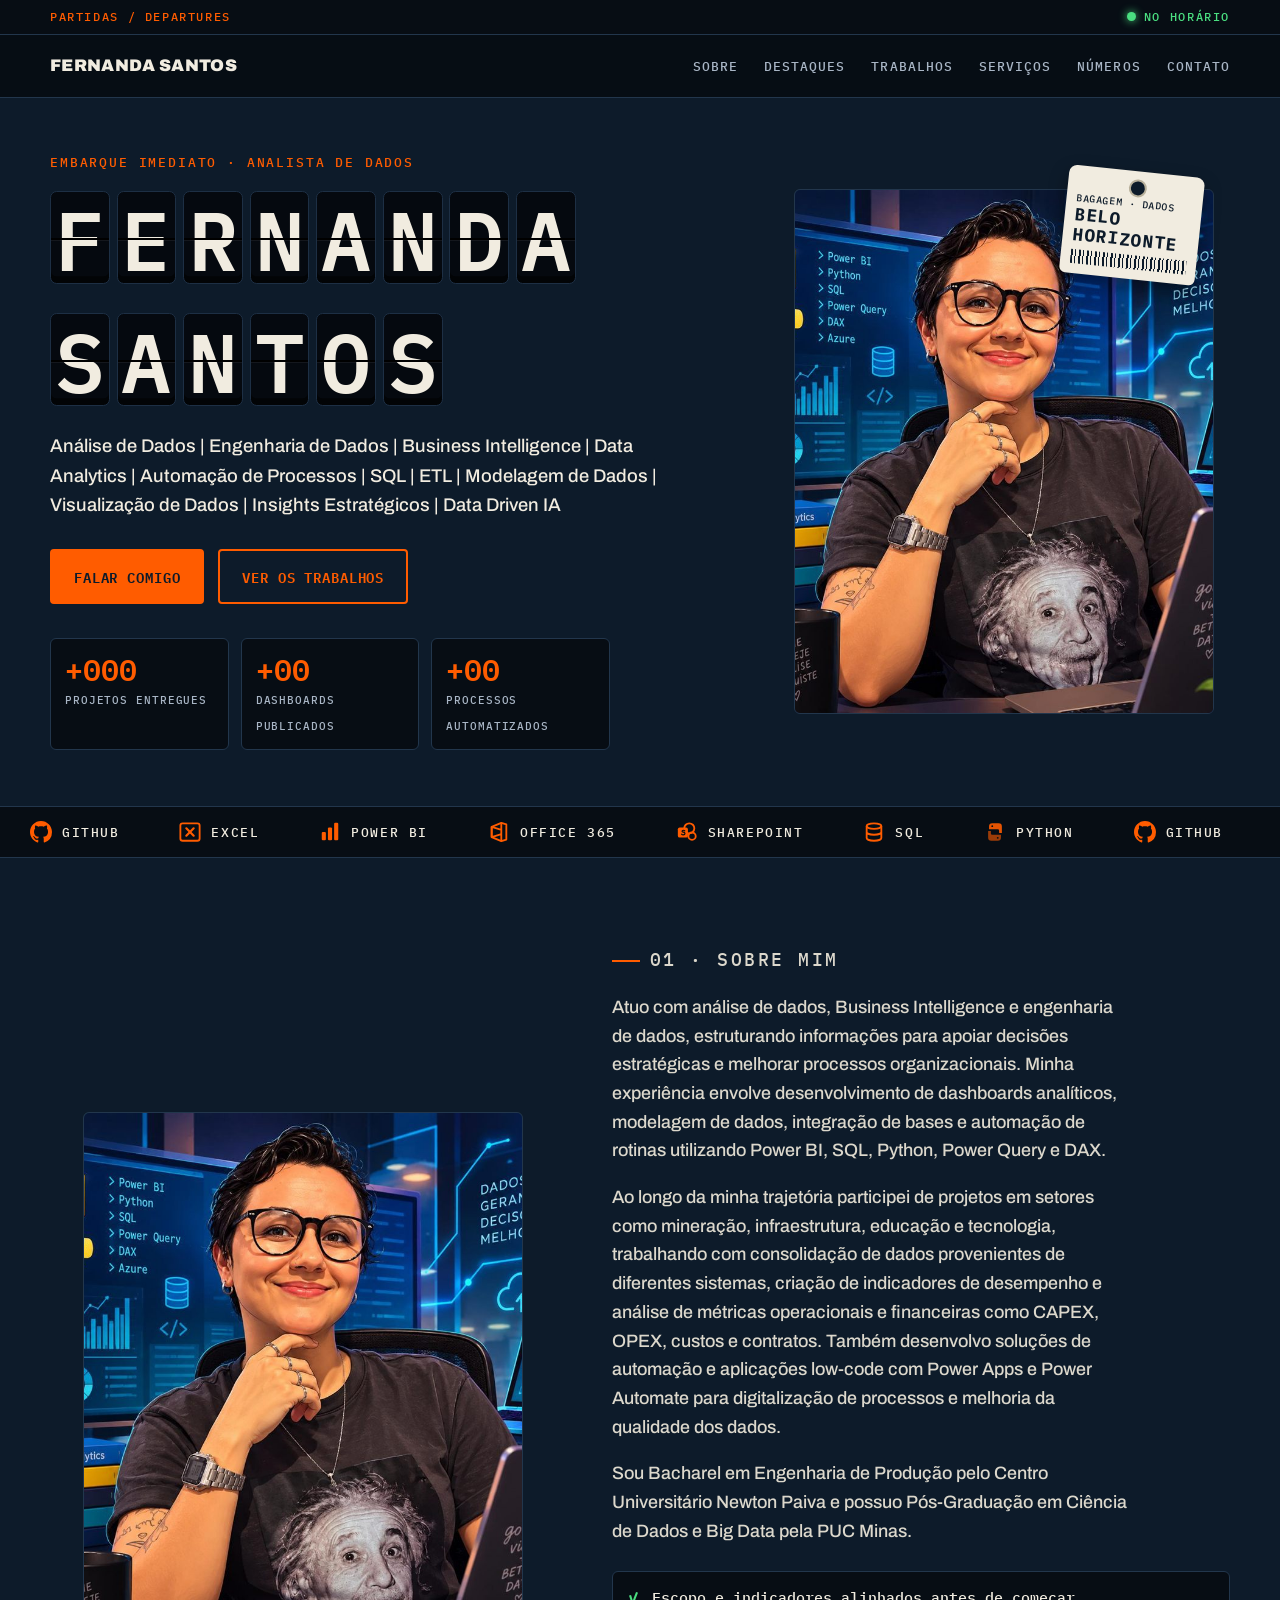
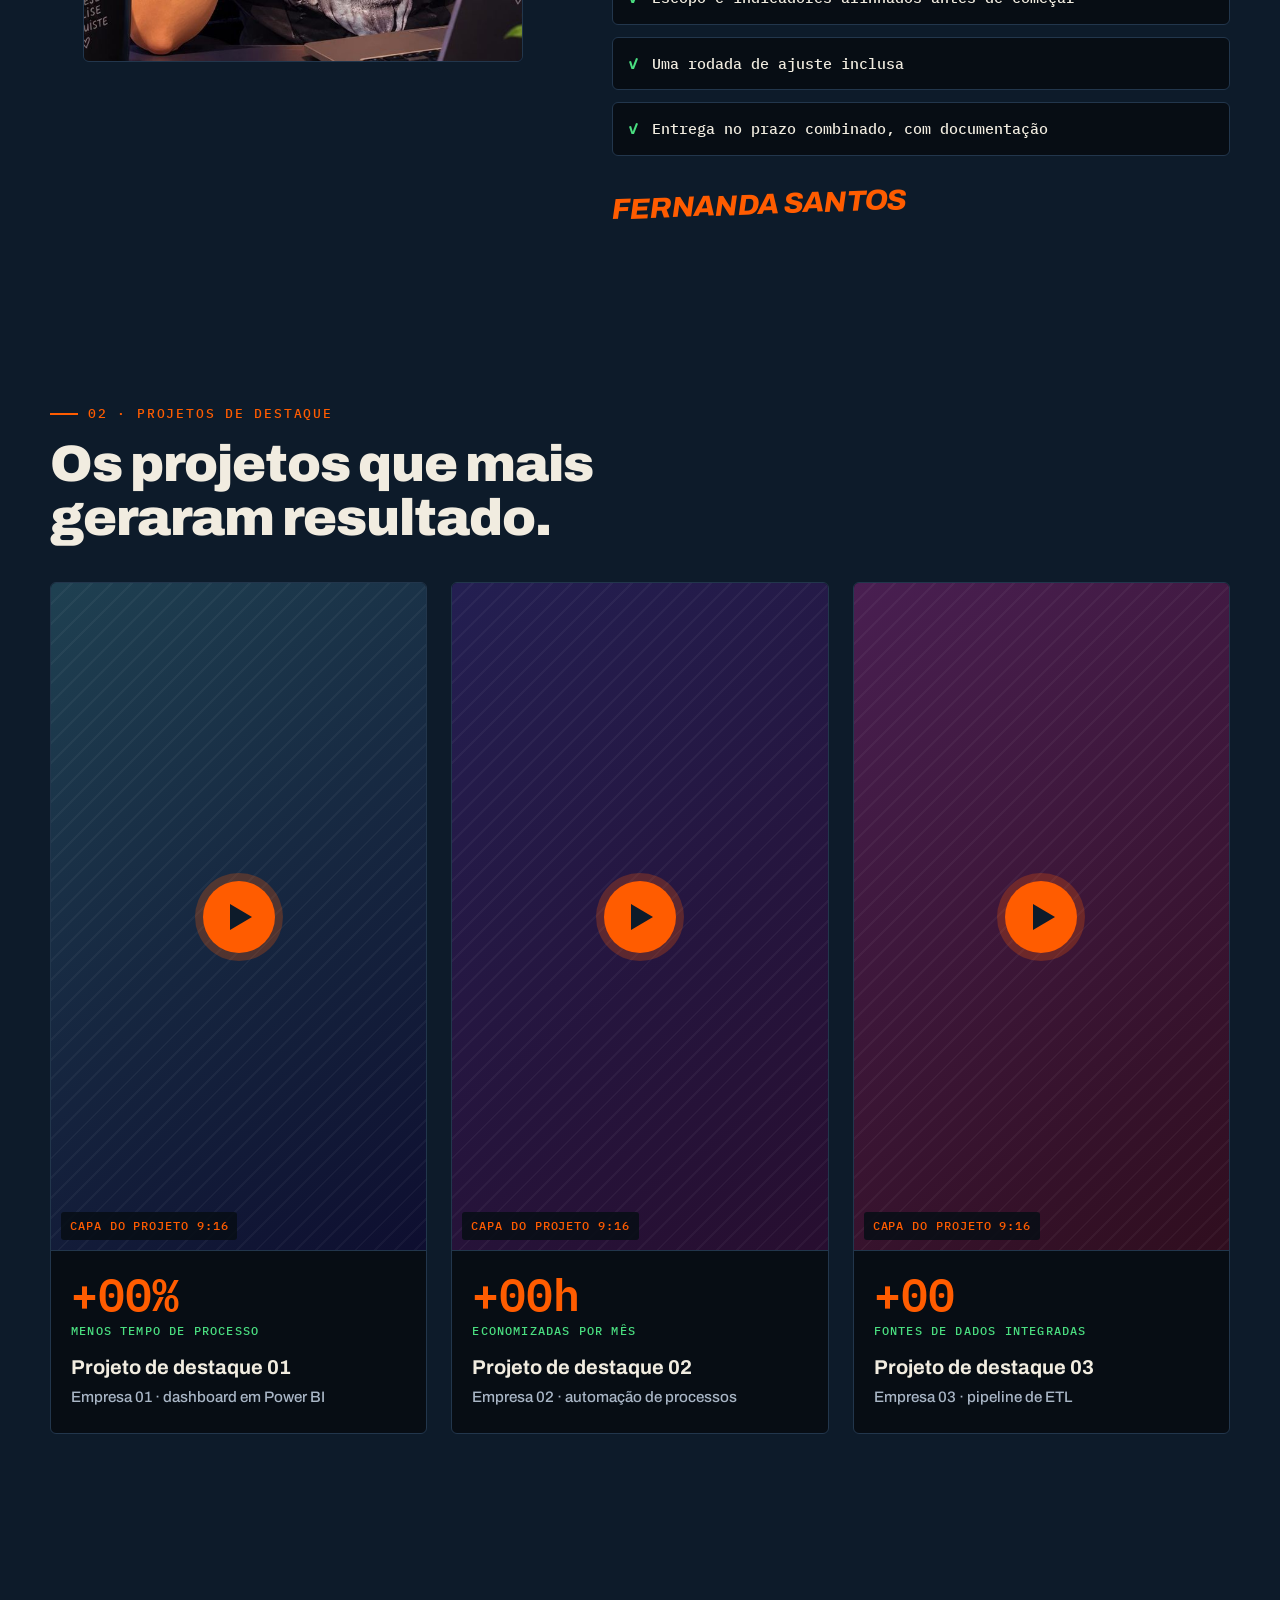
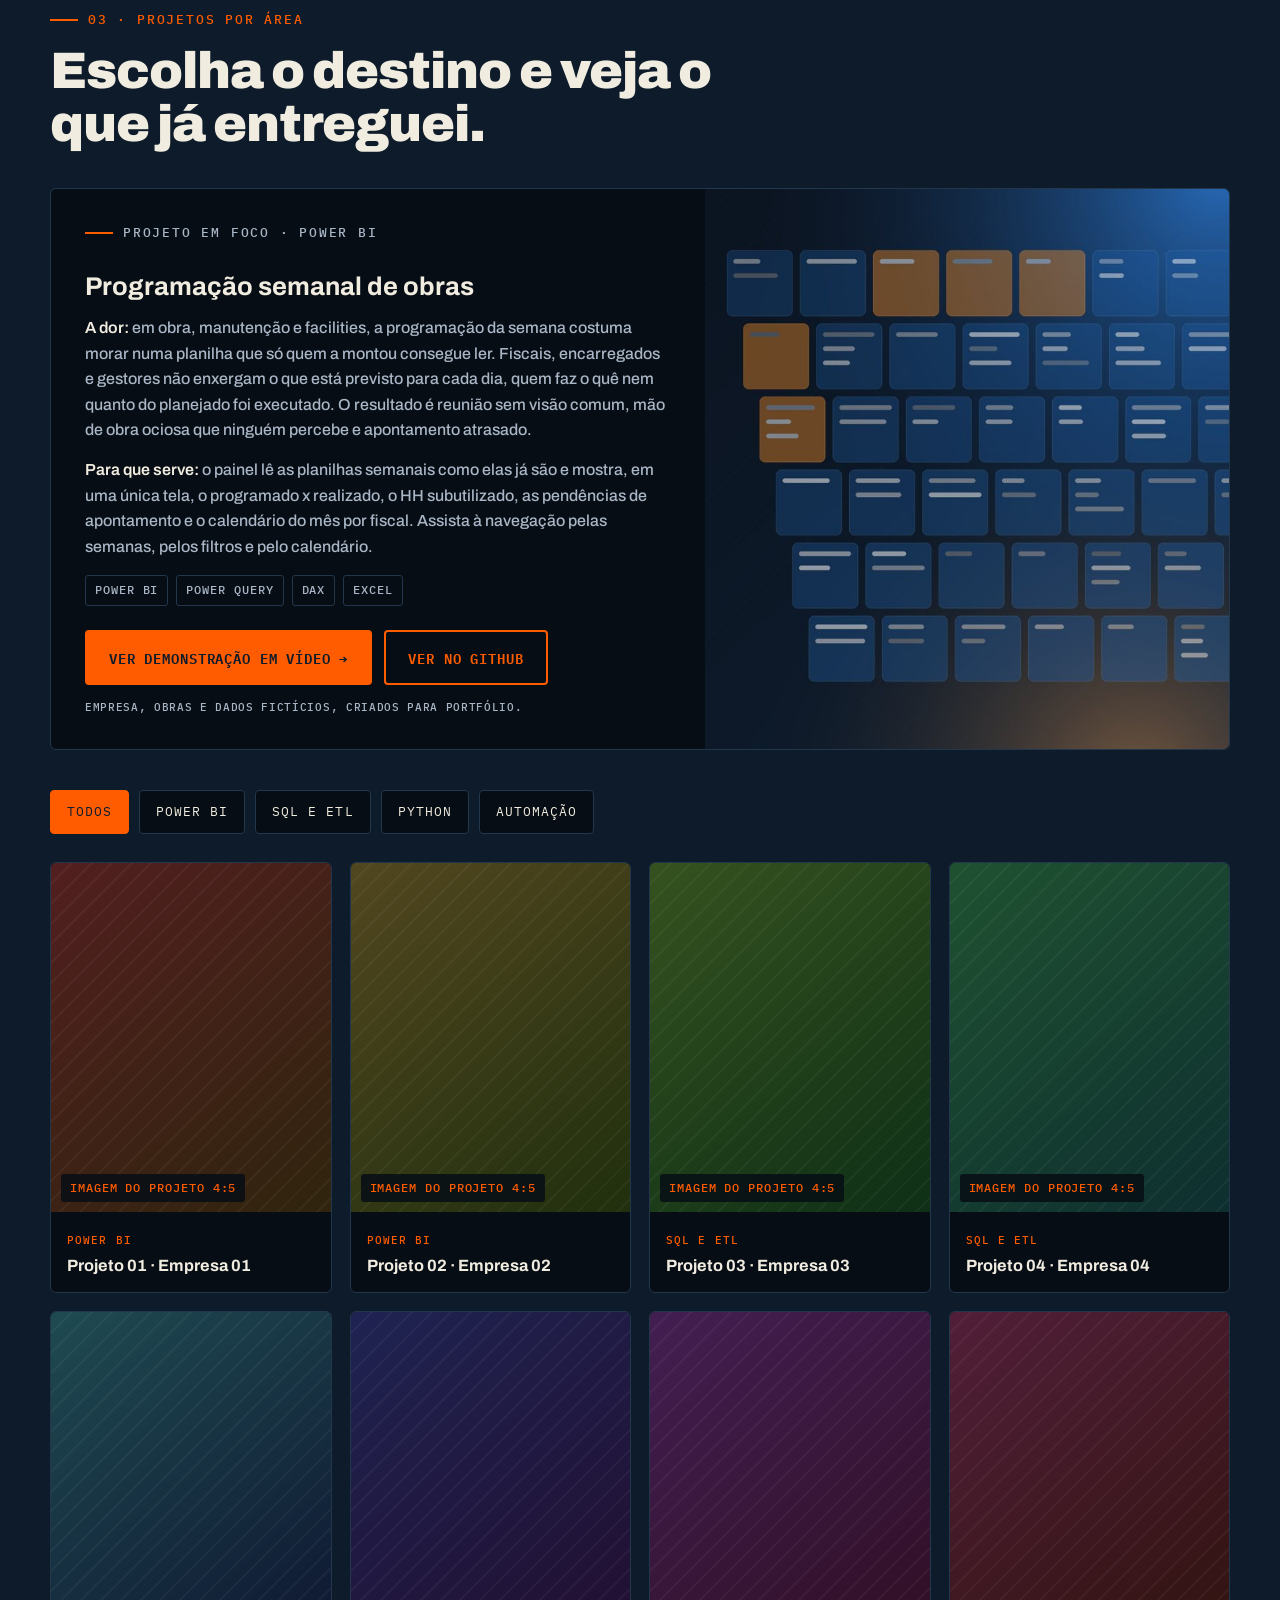
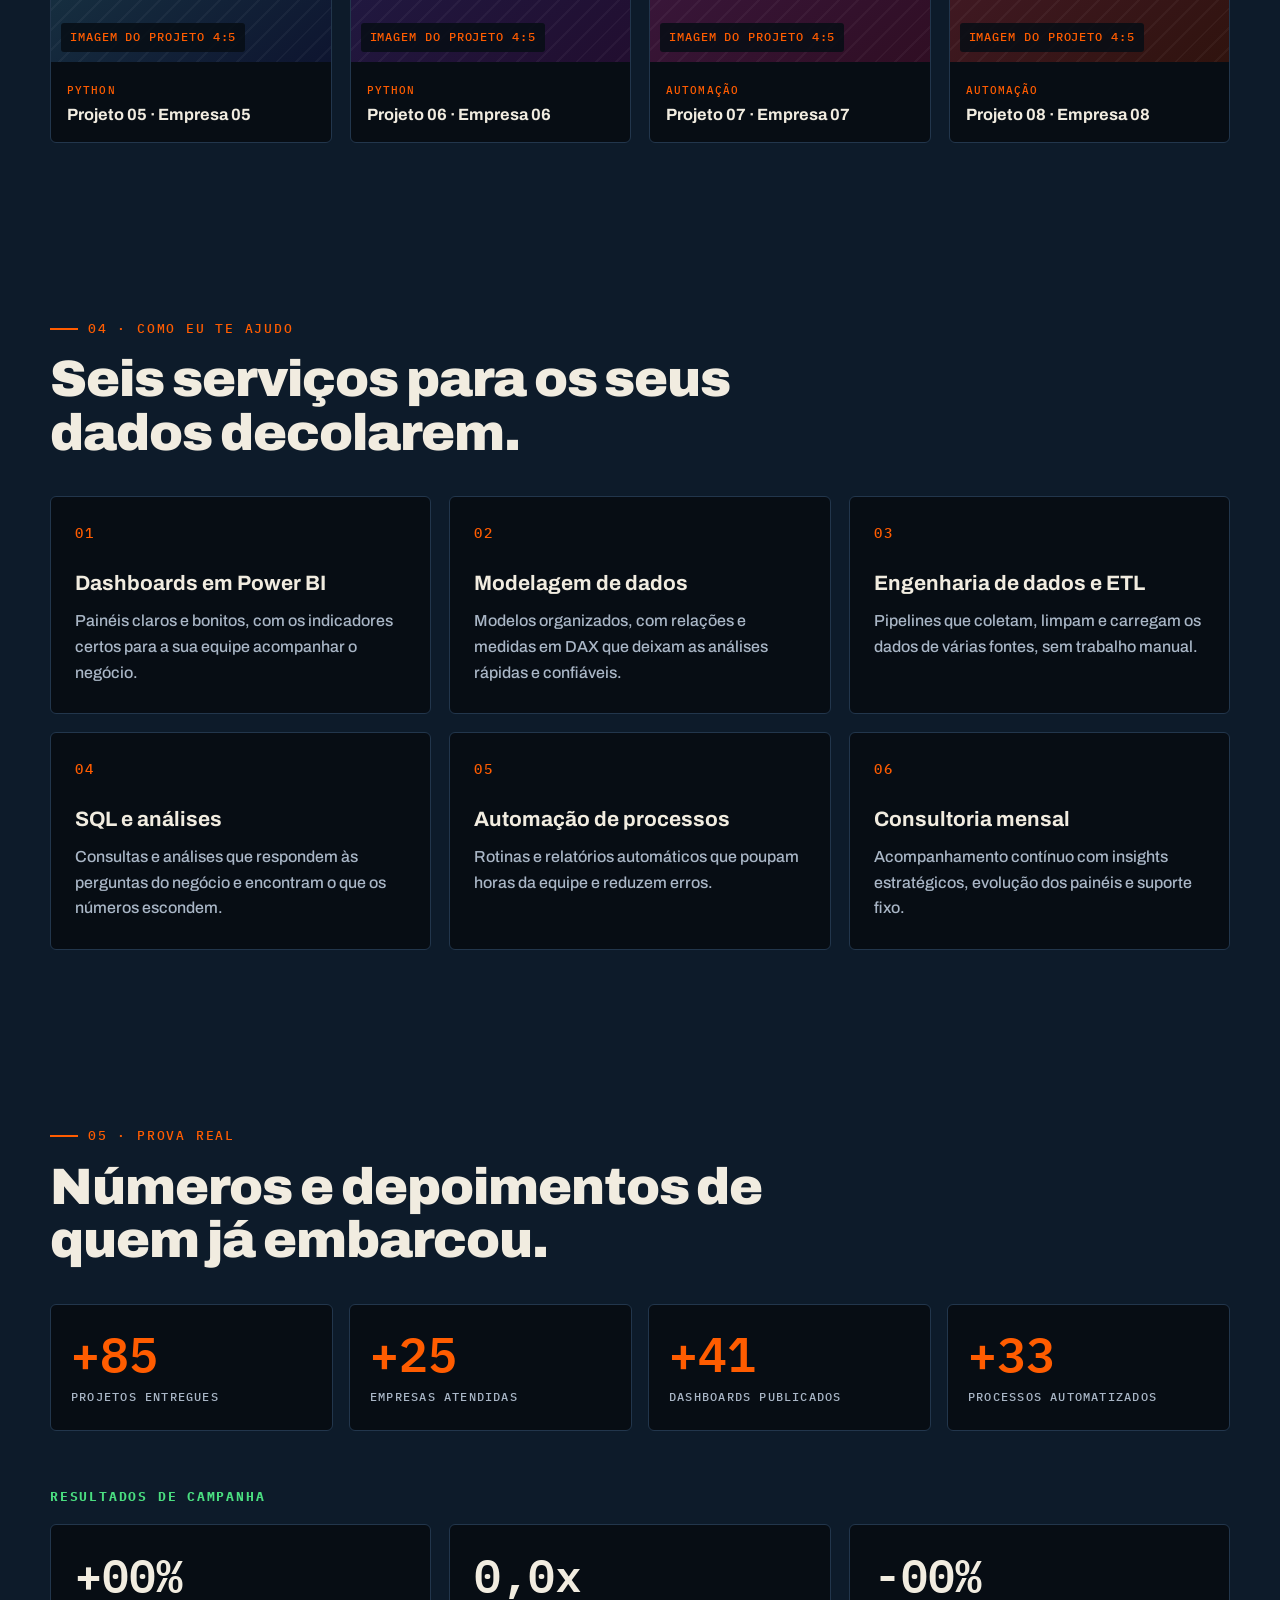
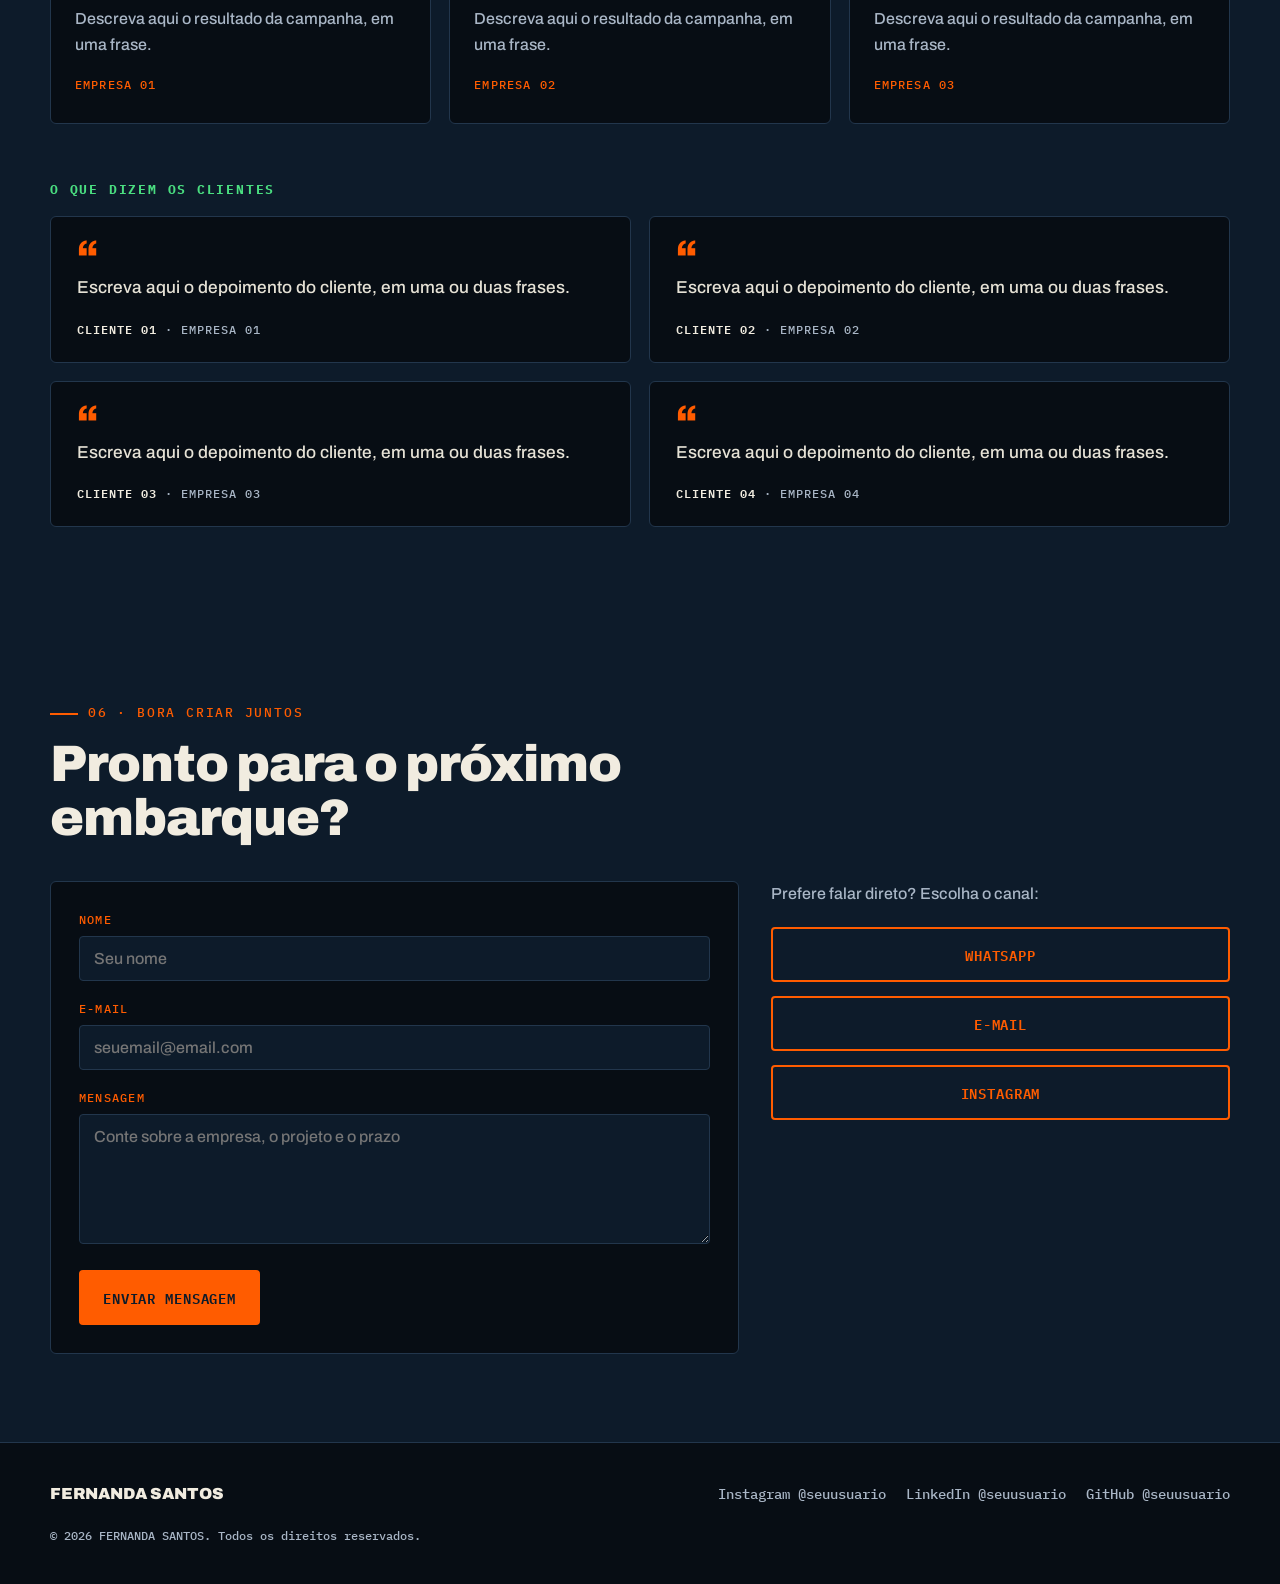
<file: index.html>
<!DOCTYPE html>
<html lang="pt-BR">
<head>
<meta charset="utf-8">
<meta name="viewport" content="width=device-width, initial-scale=1">
<title>FERNANDA SANTOS | Portfólio de Dados</title>
<meta name="description" content="Portfólio de FERNANDA SANTOS, analista de dados: Power BI, SQL, ETL e automação de processos para decisões melhores.">
<meta name="theme-color" content="#0d1b2a">
<script>document.documentElement.classList.add('js');</script>
<link rel="preconnect" href="https://fonts.googleapis.com">
<link rel="preconnect" href="https://fonts.gstatic.com" crossorigin>
<link href="https://fonts.googleapis.com/css2?family=Archivo:wght@500;700;800;900&family=IBM+Plex+Mono:wght@400;500;600&display=swap" rel="stylesheet">
<style>
:root{
  --bg:#0d1b2a; --panel:#070d14; --panel2:#0a141f; --bone:#f1ece0; --muted:#a9b6c6;
  --amber:#ff5c00; --green:#4ade80; --line:#22364c;
  --f-title:'Archivo',system-ui,sans-serif; --f-mono:'IBM Plex Mono',ui-monospace,Consolas,monospace;
  --head-h:96px;
}
*{box-sizing:border-box;margin:0;padding:0}
html{scroll-behavior:smooth;-webkit-text-size-adjust:100%}
body{background:var(--bg);color:var(--bone);font-family:var(--f-title);font-weight:500;line-height:1.6;overflow-x:hidden}
img{max-width:100%;display:block}
a{color:inherit}
section{scroll-margin-top:var(--head-h)}
:focus-visible{outline:3px solid var(--amber);outline-offset:3px;border-radius:2px}
.wrap{width:min(1180px,100% - 32px);margin-inline:auto}
.mono{font-family:var(--f-mono)}
.sr{position:absolute;width:1px;height:1px;overflow:hidden;clip:rect(0 0 0 0);white-space:nowrap}
.sec{padding:88px 0}
.kicker{font-family:var(--f-mono);font-size:.8rem;letter-spacing:.14em;text-transform:uppercase;color:var(--amber);display:flex;align-items:center;gap:10px;margin-bottom:14px}
.kicker::before{content:"";width:28px;height:2px;background:var(--amber)}
h2{font-weight:900;font-size:clamp(1.9rem,5vw,3.2rem);line-height:1.05;letter-spacing:-.02em;margin-bottom:36px;max-width:22ch}
.card{background:var(--panel);border:1px solid var(--line);border-radius:6px;transition:border-color .25s,box-shadow .25s,transform .25s}
.card:hover,.card:focus-within{border-color:var(--amber);box-shadow:0 0 0 1px var(--amber),0 12px 30px -12px rgba(255,92,0,.35)}
.btn{display:inline-flex;align-items:center;justify-content:center;gap:8px;font-family:var(--f-mono);font-weight:600;font-size:.9rem;letter-spacing:.06em;text-transform:uppercase;text-decoration:none;padding:14px 22px;border-radius:4px;border:2px solid var(--amber);cursor:pointer;transition:background .2s,color .2s;min-height:48px}
.btn-solid{background:var(--amber);color:#0d1b2a}
.btn-solid:hover{background:#ff8a4d}
.btn-line{background:transparent;color:var(--amber)}
.btn-line:hover{background:rgba(255,92,0,.12)}
.ph{position:relative;display:flex;align-items:flex-end;justify-content:flex-start;overflow:hidden;background:linear-gradient(145deg,hsl(var(--h,210) 45% 22%),hsl(calc(var(--h,210) + 40) 55% 12%))}
.ph::before{content:"";position:absolute;inset:0;background:repeating-linear-gradient(135deg,rgba(255,255,255,.04) 0 2px,transparent 2px 14px)}
.ph img{position:absolute;inset:0;width:100%;height:100%;object-fit:cover;object-position:center 25%}
.ph .cap{position:relative;font-family:var(--f-mono);font-size:.72rem;letter-spacing:.08em;text-transform:uppercase;background:rgba(7,13,20,.85);color:var(--amber);padding:5px 9px;margin:10px;border-radius:3px}

.work-b h3 a{text-decoration:none}
.work-b h3 a:hover{color:var(--amber)}
.erro-form{color:#ff7b7b;font-family:var(--f-mono);font-size:.85rem;margin-bottom:12px}

/* reveal */
.js .reveal{opacity:0;transform:translateY(22px);transition:opacity .7s ease,transform .7s ease;transition-delay:var(--d,0s)}
.js .reveal.in{opacity:1;transform:none}

/* header */
header.top{position:fixed;inset:0 0 auto 0;z-index:50;background:rgba(7,13,20,.94);backdrop-filter:blur(8px);border-bottom:1px solid var(--line)}
.strip{background:var(--panel);border-bottom:1px solid var(--line);font-family:var(--f-mono);font-size:.72rem;letter-spacing:.14em;text-transform:uppercase}
.strip .wrap{display:flex;justify-content:space-between;align-items:center;gap:12px;height:34px;color:var(--amber)}
.status{display:flex;align-items:center;gap:8px;color:var(--green)}
.dot{width:9px;height:9px;border-radius:50%;background:var(--green);box-shadow:0 0 8px var(--green);animation:blink 1.4s steps(2,jump-none) infinite}
@keyframes blink{50%{opacity:.25}}
.nav{display:flex;align-items:center;justify-content:space-between;height:62px}
.logo{font-weight:900;font-size:1.05rem;letter-spacing:.02em;text-decoration:none;text-transform:uppercase}
.menu{display:flex;gap:26px;list-style:none}
.menu a{font-family:var(--f-mono);font-size:.82rem;text-transform:uppercase;letter-spacing:.08em;text-decoration:none;color:var(--muted);padding:8px 0;border-bottom:2px solid transparent}
.menu a:hover{color:var(--amber);border-color:var(--amber)}
.burger{display:none;background:none;border:1px solid var(--line);border-radius:4px;width:46px;height:46px;cursor:pointer;color:var(--bone)}
.burger span{display:block;width:22px;height:2px;background:currentColor;margin:5px auto;transition:transform .25s,opacity .25s}
.burger[aria-expanded="true"] span:nth-child(1){transform:translateY(7px) rotate(45deg)}
.burger[aria-expanded="true"] span:nth-child(2){opacity:0}
.burger[aria-expanded="true"] span:nth-child(3){transform:translateY(-7px) rotate(-45deg)}

/* hero */
.hero{padding:calc(var(--head-h) + 56px) 0 56px}
.hero .lead{font-family:var(--f-mono);font-size:.82rem;letter-spacing:.14em;text-transform:uppercase;color:var(--amber);margin-bottom:18px}
.hero-grid{display:grid;grid-template-columns:1.5fr 1fr;gap:48px;align-items:center}
.board{display:flex;flex-wrap:wrap;gap:.35em 1.1em;font-size:clamp(1.6rem,7.4vw,5.2rem);margin-bottom:26px}
.word{display:flex;gap:.08em}
.tile{width:.72em;height:1.12em;background:#05090f;border:1px solid #1d2f44;border-radius:.08em;color:var(--amber);font-family:var(--f-mono);font-weight:600;font-size:1em;line-height:1.12em;text-align:center;position:relative;box-shadow:inset 0 -.08em 0 rgba(0,0,0,.6)}
.tile::after{content:"";position:absolute;left:0;right:0;top:50%;height:2px;background:#000;box-shadow:0 1px 0 rgba(255,255,255,.06)}
.tile.flip{animation:flip .13s ease-out}
.tile.done{color:var(--bone)}
@keyframes flip{from{transform:rotateX(90deg)}to{transform:rotateX(0)}}
.hero p.sub{font-size:clamp(.95rem,2vw,1.15rem);max-width:56ch;color:var(--bone);margin-bottom:28px}
.cta{display:flex;flex-wrap:wrap;gap:14px;margin-bottom:34px}
.stats{display:grid;grid-template-columns:repeat(3,1fr);gap:12px;max-width:560px}
.stat{padding:14px 14px 12px}
.stat b{display:block;font-family:var(--f-mono);font-size:clamp(1.3rem,3.6vw,1.9rem);color:var(--amber);font-weight:600;line-height:1.1}
.stat span{font-family:var(--f-mono);font-size:.7rem;text-transform:uppercase;letter-spacing:.08em;color:var(--muted)}
.photo-wrap{position:relative;max-width:420px;margin-inline:auto;width:100%}
.photo{aspect-ratio:4/5;border-radius:6px;border:1px solid var(--line)}
.tag{position:absolute;top:-18px;right:14px;z-index:2;width:136px;background:var(--bone);color:#0d1b2a;border-radius:8px 8px 6px 6px;padding:26px 10px 10px;font-family:var(--f-mono);font-size:.62rem;text-transform:uppercase;letter-spacing:.06em;line-height:1.35;transform:rotate(6deg);box-shadow:0 8px 18px rgba(0,0,0,.4)}
.tag::before{content:"";position:absolute;top:8px;left:50%;width:14px;height:14px;margin-left:-7px;border-radius:50%;background:var(--bg);border:2px solid #b8b09b}
.tag::after{content:"";position:absolute;top:14px;left:50%;width:2px;height:-30px}
.tag strong{display:block;font-size:1.1rem;letter-spacing:.04em;line-height:1.1}
.tag i{display:block;height:14px;margin-top:6px;background:repeating-linear-gradient(90deg,#0d1b2a 0 2px,transparent 2px 4px,#0d1b2a 4px 5px,transparent 5px 8px)}
.brands{border-block:1px solid var(--line);background:var(--panel);overflow:hidden;margin-top:0}
.marquee{display:flex;width:max-content;animation:roll 40s linear infinite}
.marquee ul{display:flex;list-style:none;flex-shrink:0}
.marquee li{display:flex;align-items:center;gap:10px;font-family:var(--f-mono);font-size:.82rem;letter-spacing:.12em;text-transform:uppercase;color:var(--bone);padding:14px 30px;white-space:nowrap}
.marquee li svg{color:var(--amber);flex-shrink:0}
@keyframes roll{to{transform:translateX(-50%)}}

/* sobre */
.about{display:grid;grid-template-columns:.9fr 1.1fr;gap:56px;align-items:center}
.about .photo{aspect-ratio:4/5;max-width:440px;margin-inline:auto;width:100%}
.about p{font-size:1.12rem;color:#dcd8cc;margin-bottom:18px;max-width:52ch}
.promises{list-style:none;margin:26px 0;display:grid;gap:12px}
.promises li{display:flex;gap:14px;align-items:flex-start;padding:14px 16px;font-family:var(--f-mono);font-size:.92rem}
.promises li::before{content:"\2713";color:var(--green);font-weight:700}
.sign{font-family:var(--f-title);font-style:italic;font-weight:800;font-size:1.8rem;color:var(--amber);letter-spacing:-.01em;transform:rotate(-2deg);display:inline-block}

/* destaques */
.hl-grid{display:grid;grid-template-columns:repeat(3,1fr);gap:24px}
.hl{display:block;text-decoration:none;overflow:hidden}
.hl .ph{aspect-ratio:9/16;border-radius:0}
.play{position:absolute;inset:0;margin:auto;width:72px;height:72px;border-radius:50%;background:var(--amber);display:grid;place-items:center;box-shadow:0 0 0 8px rgba(255,92,0,.25);transition:transform .25s}
.play::before{content:"";margin-left:5px;border-left:22px solid #0d1b2a;border-block:13px solid transparent}
.hl:hover .play,.hl:focus-visible .play{transform:scale(1.1)}
.hl-body{padding:20px 20px 24px;border-top:1px solid var(--line)}
.big{font-family:var(--f-mono);font-weight:600;font-size:clamp(2rem,4vw,2.8rem);color:var(--amber);line-height:1}
.big-l{font-family:var(--f-mono);font-size:.74rem;text-transform:uppercase;letter-spacing:.1em;color:var(--green);margin:6px 0 14px}
.hl h3{font-size:1.25rem;line-height:1.2;margin-bottom:6px}
.hl p{color:var(--muted);font-size:.95rem}

/* trabalhos */
.filters{display:flex;flex-wrap:wrap;gap:10px;margin-bottom:28px}
.chip{font-family:var(--f-mono);font-size:.8rem;text-transform:uppercase;letter-spacing:.08em;background:var(--panel);color:var(--bone);border:1px solid var(--line);border-radius:4px;padding:11px 16px;cursor:pointer;min-height:44px;transition:border-color .2s,color .2s,background .2s}
.chip:hover{border-color:var(--amber);color:var(--amber)}
.chip[aria-pressed="true"]{background:var(--amber);color:#0d1b2a;border-color:var(--amber)}
.works{display:grid;grid-template-columns:repeat(4,1fr);gap:18px}
.work{overflow:hidden}
.work .ph{aspect-ratio:4/5}
.work-b{padding:14px 16px 16px}
.work-b small{font-family:var(--f-mono);font-size:.7rem;text-transform:uppercase;letter-spacing:.1em;color:var(--amber)}
.work-b h3{font-size:1.02rem;line-height:1.25;margin-top:4px}
.work[hidden]{display:none}
.case{display:grid;grid-template-columns:5fr 4fr;gap:0;overflow:hidden;margin-bottom:40px}
.case-b{padding:34px 34px 32px;display:flex;flex-direction:column;gap:14px}
.case-b h3{font-size:1.6rem;line-height:1.15}
.case-b p{color:var(--muted);line-height:1.6}
.case-b p b{color:var(--bone);font-weight:600}
.case-tags{display:flex;flex-wrap:wrap;gap:8px;list-style:none;padding:0;margin:2px 0 4px}
.case-tags li{font-family:var(--f-mono);font-size:.72rem;letter-spacing:.08em;text-transform:uppercase;border:1px solid var(--line);border-radius:3px;padding:5px 9px;color:var(--muted)}
.case-act{display:flex;flex-wrap:wrap;gap:12px;margin-top:6px}
.case-img{position:relative;min-height:320px;background:#0d1420}
.case-img img{position:absolute;inset:0;width:100%;height:100%;object-fit:cover;object-position:left center}
.case-act [hidden]{display:none}
.case-note{font-family:var(--f-mono);font-size:.7rem;letter-spacing:.06em;color:var(--muted);text-transform:uppercase}
@media(max-width:900px){.case{grid-template-columns:1fr}.case-img{min-height:220px;order:-1}.case-b{padding:24px 20px}}

.work.pop{animation:pop .4s ease}
@keyframes pop{from{opacity:0;transform:scale(.96)}to{opacity:1;transform:none}}

/* serviços */
.svc{display:grid;grid-template-columns:repeat(3,1fr);gap:18px}
.svc article{padding:26px 24px 28px}
.svc .n{font-family:var(--f-mono);font-size:.85rem;color:var(--amber);letter-spacing:.14em;display:block;margin-bottom:22px}
.svc h3{font-size:1.3rem;margin-bottom:8px}
.svc p{color:var(--muted)}

/* números */
.kpis{display:grid;grid-template-columns:repeat(4,1fr);gap:16px;margin-bottom:56px}
.kpi{padding:24px 20px}
.kpi b{display:block;font-family:var(--f-mono);font-weight:600;font-size:clamp(2rem,4vw,3rem);color:var(--amber);line-height:1}
.kpi span{display:block;margin-top:10px;font-family:var(--f-mono);font-size:.76rem;text-transform:uppercase;letter-spacing:.1em;color:var(--muted)}
.sub-h{font-family:var(--f-mono);font-size:.8rem;letter-spacing:.14em;text-transform:uppercase;color:var(--green);margin-bottom:16px}
.results{display:grid;grid-template-columns:repeat(3,1fr);gap:18px;margin-bottom:56px}
.res{padding:26px 24px}
.res b{font-family:var(--f-mono);font-size:clamp(2rem,4vw,2.8rem);font-weight:600;color:var(--bone);display:block;line-height:1.05}
.res p{color:var(--muted);margin:8px 0 14px}
.res small{font-family:var(--f-mono);font-size:.72rem;text-transform:uppercase;letter-spacing:.1em;color:var(--amber)}
.testi{display:grid;grid-template-columns:repeat(2,1fr);gap:18px}
.testi figure{padding:26px 26px 22px}
.testi blockquote{font-size:1.08rem;margin-bottom:18px;color:#e6e2d6}
.testi blockquote::before{content:"\201C";display:block;font-size:2.6rem;line-height:.6;color:var(--amber);font-family:var(--f-title);font-weight:900;margin-bottom:6px}
.testi figcaption{font-family:var(--f-mono);font-size:.78rem;text-transform:uppercase;letter-spacing:.08em;color:var(--muted)}
.testi figcaption b{color:var(--bone);font-weight:600}

/* contato */
.contact{display:grid;grid-template-columns:1.2fr .8fr;gap:32px;align-items:start}
form{padding:28px}
label{display:block;font-family:var(--f-mono);font-size:.78rem;text-transform:uppercase;letter-spacing:.1em;color:var(--amber);margin-bottom:6px}
input,textarea{width:100%;background:var(--bg);color:var(--bone);border:1px solid var(--line);border-radius:4px;padding:13px 14px;font:500 1rem var(--f-title);margin-bottom:18px}
input:focus,textarea:focus{border-color:var(--amber)}
textarea{min-height:130px;resize:vertical}
.ok{padding:28px;border:1px solid var(--green);border-radius:6px;background:var(--panel);font-family:var(--f-mono);color:var(--green)}
.ok strong{display:block;font-size:1.2rem;margin-bottom:6px}
.ok p{color:var(--bone)}
.direct{display:grid;gap:14px}
.direct p{color:var(--muted);margin-bottom:6px}
.direct .btn{width:100%}

/* rodapé */
footer{border-top:1px solid var(--line);background:var(--panel);padding:38px 0}
footer .wrap{display:flex;flex-wrap:wrap;justify-content:space-between;align-items:center;gap:20px}
footer b{font-weight:900;text-transform:uppercase}
footer ul{display:flex;gap:20px;list-style:none;flex-wrap:wrap}
footer a{font-family:var(--f-mono);font-size:.85rem;color:var(--muted);text-decoration:none}
footer a:hover{color:var(--amber)}
footer small{font-family:var(--f-mono);font-size:.78rem;color:var(--muted);width:100%}

/* card de captura */
.overlay{position:fixed;inset:0;z-index:100;background:rgba(2,6,12,.82);display:grid;place-items:center;padding:16px}
.overlay[hidden]{display:none}
.modal{position:relative;width:min(460px,100%);padding:34px 28px 28px;background:var(--panel);border:1px solid var(--amber);box-shadow:0 0 0 1px var(--amber),0 30px 60px rgba(0,0,0,.6);border-radius:6px}
.modal h2{font-size:1.7rem;margin-bottom:8px;max-width:none}
.modal>p{color:var(--muted);margin-bottom:20px}
.close{position:absolute;top:10px;right:10px;width:44px;height:44px;background:none;border:1px solid var(--line);border-radius:4px;color:var(--bone);font-size:1.4rem;cursor:pointer}
.close:hover{border-color:var(--amber);color:var(--amber)}

/* responsivo */
@media (max-width:960px){
  .hero-grid,.about,.contact{grid-template-columns:1fr}
  .hero-grid .photo-wrap{order:-1;max-width:320px}
  .works{grid-template-columns:repeat(2,1fr)}
  .svc{grid-template-columns:repeat(2,1fr)}
  .kpis{grid-template-columns:repeat(2,1fr)}
  .results{grid-template-columns:1fr}
}
@media (max-width:820px){
  .burger{display:block}
  .menu{position:absolute;top:100%;left:0;right:0;flex-direction:column;gap:0;background:var(--panel);border-bottom:1px solid var(--line);display:none;padding:8px 16px 14px}
  .menu.open{display:flex}
  .menu a{display:block;padding:14px 0;border-bottom:1px solid var(--line)}
  .hl-grid{grid-template-columns:1fr;max-width:400px;margin-inline:auto}
  .testi{grid-template-columns:1fr}
  .sec{padding:64px 0}
}
@media (max-width:520px){
  .svc{grid-template-columns:1fr}
  .works{grid-template-columns:1fr}
  .stats{grid-template-columns:1fr}
  .stat{display:flex;align-items:baseline;gap:12px}
  .strip .wrap{font-size:.62rem;letter-spacing:.08em}
  .cta .btn{flex:1 1 100%}
  form{padding:20px}
}
@media (prefers-reduced-motion:reduce){
  html{scroll-behavior:auto}
  *,*::before,*::after{animation:none!important;transition:none!important}
  .js .reveal{opacity:1;transform:none}
  .marquee{width:auto;flex-wrap:wrap}
  .marquee ul[aria-hidden]{display:none}
}
</style>
</head>
<body>

<header class="top" id="topo">
  <div class="strip" aria-label="Status do painel">
    <div class="wrap">
      <span>Partidas / Departures</span>
      <span class="status"><i class="dot" aria-hidden="true"></i>no horário</span>
    </div>
  </div>
  <div class="wrap nav">
    <a class="logo" href="#inicio" id="navName">FERNANDA SANTOS</a>
    <button class="burger" id="burger" aria-expanded="false" aria-controls="menu" aria-label="Abrir menu"><span></span><span></span><span></span></button>
    <nav aria-label="Principal">
      <ul class="menu" id="menu">
        <li><a href="#sobre">Sobre</a></li>
        <li><a href="#destaques">Destaques</a></li>
        <li><a href="#trabalhos">Trabalhos</a></li>
        <li><a href="#servicos">Serviços</a></li>
        <li><a href="#numeros">Números</a></li>
        <li><a href="#contato">Contato</a></li>
      </ul>
    </nav>
  </div>
</header>

<main>
<!-- 1. CAPA -->
<section class="hero" id="inicio">
  <div class="wrap hero-grid">
    <div>
      <p class="lead">Embarque imediato · Analista de Dados</p>
      <h1 class="board" id="board" aria-label="FERNANDA SANTOS"></h1>
      <p class="sub" id="heroSub"></p>
      <div class="cta">
        <a class="btn btn-solid" href="#contato">Falar comigo</a>
        <a class="btn btn-line" href="#trabalhos">Ver os trabalhos</a>
      </div>
      <div class="stats" id="heroStats"></div>
    </div>
    <div class="photo-wrap">
      <!-- FOTO: para trocar, coloque o arquivo da imagem na mesma pasta (ex: foto.jpg) e escreva "foto.jpg" em CREATOR.photo no começo do script. Formato ideal 4:5. -->
      <div class="tag" aria-hidden="true"><span>Bagagem · Dados</span><strong id="tagCity">BELO HORIZONTE</strong><i></i></div>
      <div class="ph photo reveal" id="heroPhoto" style="--h:210"></div>
    </div>
  </div>
</section>
<div class="brands" aria-label="Ferramentas que eu uso">
  <div class="marquee" id="marquee"></div>
</div>

<!-- 2. SOBRE -->
<section class="sec" id="sobre">
  <div class="wrap about">
    <div class="ph photo reveal" id="aboutPhoto" style="--h:190"></div>
    <div class="reveal">
      <p class="kicker">01 · Sobre Mim</p>
      <p>Atuo com análise de dados, Business Intelligence e engenharia de dados, estruturando informações para apoiar decisões estratégicas e melhorar processos organizacionais. Minha experiência envolve desenvolvimento de dashboards analíticos, modelagem de dados, integração de bases e automação de rotinas utilizando Power BI, SQL, Python, Power Query e DAX.</p>
      <p>Ao longo da minha trajetória participei de projetos em setores como mineração, infraestrutura, educação e tecnologia, trabalhando com consolidação de dados provenientes de diferentes sistemas, criação de indicadores de desempenho e análise de métricas operacionais e financeiras como CAPEX, OPEX, custos e contratos. Também desenvolvo soluções de automação e aplicações low-code com Power Apps e Power Automate para digitalização de processos e melhoria da qualidade dos dados.</p>
      <p>Sou Bacharel em Engenharia de Produção pelo Centro Universitário Newton Paiva e possuo Pós-Graduação em Ciência de Dados e Big Data pela PUC Minas.</p>
      <ul class="promises" id="promises"></ul>
      <span class="sign" id="sign">FERNANDA SANTOS</span>
    </div>
  </div>
</section>

<!-- 3. DESTAQUES -->
<section class="sec" id="destaques">
  <div class="wrap">
    <p class="kicker">02 · Projetos de destaque</p>
    <h2>Os projetos que mais geraram resultado.</h2>
    <div class="hl-grid" id="hlGrid"></div>
  </div>
</section>

<!-- 4. TRABALHOS -->
<section class="sec" id="trabalhos">
  <div class="wrap">
    <p class="kicker">03 · Projetos por área</p>
    <h2>Escolha o destino e veja o que já entreguei.</h2>
    <article class="card case" id="caseObras">
      <div class="case-b">
        <p class="kicker">Projeto em foco · Power BI</p>
        <h3>Programação semanal de obras</h3>
        <p><b>A dor:</b> em obra, manutenção e facilities, a programação da semana costuma morar numa planilha que só quem a montou consegue ler. Fiscais, encarregados e gestores não enxergam o que está previsto para cada dia, quem faz o quê nem quanto do planejado foi executado. O resultado é reunião sem visão comum, mão de obra ociosa que ninguém percebe e apontamento atrasado.</p>
        <p><b>Para que serve:</b> o painel lê as planilhas semanais como elas já são e mostra, em uma única tela, o programado x realizado, o HH subutilizado, as pendências de apontamento e o calendário do mês por fiscal. Assista à navegação pelas semanas, pelos filtros e pelo calendário.</p>
        <ul class="case-tags"><li>Power BI</li><li>Power Query</li><li>DAX</li><li>Excel</li></ul>
        <div class="case-act">
          <a class="btn btn-solid" id="caseLink" href="#" target="_blank" rel="noopener" hidden>Ver demonstração em vídeo →</a>
          <a class="btn btn-line" id="caseDoc" href="#" target="_blank" rel="noopener" hidden>Ver no GitHub</a>
        </div>
        <span class="case-note">Empresa, obras e dados fictícios, criados para portfólio.</span>
      </div>
      <div class="case-img"><img src="projeto-obras-capa.jpg" alt="Prévia do painel de programação semanal: calendário de atividades da Baluarte Engenharia" loading="lazy" decoding="async"></div>
    </article>
    <div class="filters" id="filters" role="group" aria-label="Filtrar projetos por área"></div>
    <div class="works" id="works" aria-live="polite"></div>
  </div>
</section>

<!-- 5. SERVIÇOS -->
<section class="sec" id="servicos">
  <div class="wrap">
    <p class="kicker">04 · Como eu te ajudo</p>
    <h2>Seis serviços para os seus dados decolarem.</h2>
    <div class="svc" id="svc"></div>
  </div>
</section>

<!-- 6. NÚMEROS E DEPOIMENTOS -->
<section class="sec" id="numeros">
  <div class="wrap">
    <p class="kicker">05 · Prova real</p>
    <h2>Números e depoimentos de quem já embarcou.</h2>
    <div class="kpis" id="kpis"></div>
    <h3 class="sub-h">Resultados de campanha</h3>
    <div class="results" id="results"></div>
    <h3 class="sub-h">O que dizem os clientes</h3>
    <div class="testi" id="testi"></div>
  </div>
</section>

<!-- 7. CONTATO -->
<section class="sec" id="contato">
  <div class="wrap">
    <p class="kicker">06 · Bora criar juntos</p>
    <h2>Pronto para o próximo embarque?</h2>
    <div class="contact">
      <div id="formBox" class="reveal">
        <form class="card" id="form">
          <label for="cNome">Nome</label>
          <input id="cNome" name="nome" type="text" autocomplete="name" required maxlength="200" placeholder="Seu nome">
          <label for="cEmail">E-mail</label>
          <input id="cEmail" name="email" type="email" autocomplete="email" required maxlength="200" placeholder="seuemail@email.com">
          <label for="cMsg">Mensagem</label>
          <textarea id="cMsg" name="mensagem" required maxlength="2500" placeholder="Conte sobre a empresa, o projeto e o prazo"></textarea>
          <input type="text" id="cSite" name="site" tabindex="-1" autocomplete="off" aria-hidden="true" style="position:absolute;left:-9999px;width:1px;height:1px;opacity:0">
          <button class="btn btn-solid" type="submit">Enviar mensagem</button>
        </form>
      </div>
      <div class="direct reveal">
        <p>Prefere falar direto? Escolha o canal:</p>
        <a class="btn btn-line" id="btnWa" target="_blank" rel="noopener" href="#">WhatsApp</a>
        <a class="btn btn-line" id="btnMail" href="#">E-mail</a>
        <a class="btn btn-line" id="btnIg" target="_blank" rel="noopener" href="#">Instagram</a>
      </div>
    </div>
  </div>
</section>
</main>

<!-- 8. RODAPÉ -->
<footer>
  <div class="wrap">
    <b id="footName">FERNANDA SANTOS</b>
    <ul id="footSocial"></ul>
    <small>&copy; <span id="year"></span> <span id="footName2">FERNANDA SANTOS</span>. Todos os direitos reservados.</small>
  </div>
</footer>

<!-- CARD DE CAPTURA -->
<div class="overlay" id="overlay" hidden>
  <div class="modal" role="dialog" aria-modal="true" aria-labelledby="mTitle">
    <button class="close" id="mClose" aria-label="Fechar">&times;</button>
    <div id="mBody">
      <h2 id="mTitle">Quer meu mídia kit completo?</h2>
      <p>Deixe seu nome e e-mail que eu envio meus serviços, projetos e prazos.</p>
      <form id="mForm">
        <label for="mNome">Nome</label>
        <input id="mNome" type="text" autocomplete="name" required placeholder="Seu nome">
        <label for="mEmail">E-mail</label>
        <input id="mEmail" type="email" autocomplete="email" required placeholder="seuemail@email.com">
        <button class="btn btn-solid" type="submit" style="width:100%">Quero receber</button>
      </form>
    </div>
  </div>
</div>

<script src="js/banco.js"></script>
<script>
/* =====================================================
   DADOS EDITÁVEIS: troque tudo aqui, sem mexer no HTML
   ===================================================== */

/* Dados da Fernanda. Para usar foto real, escreva o nome do arquivo em photo (ex: "foto.jpg", formato 4:5). */
const CREATOR = {
  name: "FERNANDA SANTOS",
  city: "Belo Horizonte",
  handle: "@seuusuario",
  tagline: "Análise de Dados | Engenharia de Dados | Business Intelligence | Data Analytics | Automação de Processos | SQL | ETL | Modelagem de Dados | Visualização de Dados | Insights Estratégicos | Data Driven IA",
  photo: "foto.jpg",   // troque o arquivo foto.jpg (formato 4:5 ou quadrado)
  photoAlt: "Retrato de Fernanda Santos, analista de dados, sorrindo em frente a telas com dashboards",
  whatsapp: "(00) 00000-0000",   // só o número aparece; o link usa apenas os dígitos
  email: "seuemail@email.com",
  instagram: "https://instagram.com/seuusuario",
  linkedin: "https://www.linkedin.com/in/seuusuario",
  github: "https://github.com/seuusuario"
};

/* Três números da capa (texto livre). Troque pelos seus. */
const HERO_STATS = [
  { value: "+000", label: "projetos entregues" },
  { value: "+00",  label: "dashboards publicados" },
  { value: "+00",  label: "processos automatizados" }
];

/* Ferramentas da faixa. Cada uma tem nome e ícone (SVG simples, na cor do tema).
   Para adicionar outra, copie uma linha e troque o nome e o desenho. Elas se repetem na faixa para rolar sem buracos. */
const BRANDS = [
  { name: "GitHub", icon: '<path d="M8 0C3.58 0 0 3.58 0 8c0 3.54 2.29 6.53 5.47 7.59.4.07.55-.17.55-.38 0-.19-.01-.82-.01-1.49-2.01.37-2.53-.49-2.69-.94-.09-.23-.48-.94-.82-1.13-.28-.15-.68-.52-.01-.53.63-.01 1.08.58 1.23.82.72 1.21 1.87.87 2.33.66.07-.52.28-.87.51-1.07-1.78-.2-3.64-.89-3.64-3.95 0-.87.31-1.59.82-2.15-.08-.2-.36-1.02.08-2.12 0 0 .67-.21 2.2.82.64-.18 1.32-.27 2-.27.68 0 1.36.09 2 .27 1.53-1.04 2.2-.82 2.2-.82.44 1.1.16 1.92.08 2.12.51.56.82 1.27.82 2.15 0 3.07-1.87 3.75-3.65 3.95.29.25.54.73.54 1.48 0 1.07-.01 1.93-.01 2.2 0 .21.15.46.55.38A8.013 8.013 0 0016 8c0-4.42-3.58-8-8-8z" fill="currentColor"/>', box: "0 0 16 16" },
  { name: "Excel", icon: '<rect x="1.5" y="2.5" width="21" height="19" rx="2.5" fill="none" stroke="currentColor" stroke-width="2"/><path d="M8 8l8 8M16 8l-8 8" stroke="currentColor" stroke-width="2.4" stroke-linecap="round"/>', box: "0 0 24 24" },
  { name: "Power BI", icon: '<rect x="3" y="12" width="4.5" height="9" rx="1.2" fill="currentColor"/><rect x="9.75" y="7" width="4.5" height="14" rx="1.2" fill="currentColor"/><rect x="16.5" y="2" width="4.5" height="19" rx="1.2" fill="currentColor"/>', box: "0 0 24 24" },
  { name: "Office 365", icon: '<path d="M4 6.5L14.5 2 20 3.8v16.4L14.5 22 4 17.5z" fill="none" stroke="currentColor" stroke-width="2" stroke-linejoin="round"/><path d="M14.5 2v20M4 6.5l10.5 3.2v4.6L4 17.5z" fill="none" stroke="currentColor" stroke-width="2" stroke-linejoin="round"/>', box: "0 0 24 24" },
  { name: "SharePoint", icon: '<circle cx="14.5" cy="8" r="5.5" fill="none" stroke="currentColor" stroke-width="2"/><circle cx="17.5" cy="16.5" r="4" fill="none" stroke="currentColor" stroke-width="2"/><rect x="2" y="7" width="11" height="11" rx="2" fill="currentColor"/><path d="M9.6 10.8c-.4-.5-1-.7-1.6-.7-.8 0-1.4.4-1.4 1 0 1.5 3.2.7 3.2 2.6 0 .8-.8 1.4-1.9 1.4-.7 0-1.4-.3-1.8-.8" fill="none" stroke="#070d14" stroke-width="1.3" stroke-linecap="round"/>', box: "0 0 24 24" },
  { name: "SQL", icon: '<ellipse cx="12" cy="5.5" rx="8" ry="3" fill="none" stroke="currentColor" stroke-width="2"/><path d="M4 5.5v13c0 1.7 3.6 3 8 3s8-1.3 8-3v-13M4 12c0 1.7 3.6 3 8 3s8-1.3 8-3" fill="none" stroke="currentColor" stroke-width="2"/>', box: "0 0 24 24" },
  { name: "Python", icon: '<path d="M12 2.5H9a3.5 3.5 0 00-3.5 3.5v3h9.5a1.5 1.5 0 011.5 1.5V13h3V6A3.5 3.5 0 0016 2.5z" fill="currentColor" fill-opacity=".9"/><path d="M12 21.5h3a3.5 3.5 0 003.5-3.5v-3H9a1.5 1.5 0 01-1.5-1.5V11h-3v7A3.5 3.5 0 008 21.5z" fill="currentColor" fill-opacity=".6"/><circle cx="9" cy="5.6" r="1" fill="#070d14"/><circle cx="15" cy="18.4" r="1" fill="#070d14"/>', box: "0 0 24 24" }
];

/* Três promessas da seção Sobre. */
const PROMISES = [
  "Escopo e indicadores alinhados antes de começar",
  "Uma rodada de ajuste inclusa",
  "Entrega no prazo combinado, com documentação"
];

/* IMPORTANTE: quando o painel (banco de dados) responde, estes dados fixos de Destaques e Projetos são
   trocados pelos vídeos que você cadastrou no admin. Eles ficam aqui só como reserva. */
/* Destaques (3).
   link  = endereço do projeto (LinkedIn, GitHub, Power BI publicado, vídeo). O card inteiro abre esse link.
   cover = capa vertical 9:16. Coloque o arquivo na pasta (ex: "capa1.jpg") e escreva o nome aqui.
   Os números +00% são placeholders: troque pelos seus resultados reais. */
let HIGHLIGHTS = [
  { link: "https://www.linkedin.com/in/seuusuario", cover: "", coverAlt: "Capa do projeto 1", num: "+00%", label: "menos tempo de processo", title: "Projeto de destaque 01", context: "Empresa 01 · dashboard em Power BI" },
  { link: "https://www.linkedin.com/in/seuusuario", cover: "", coverAlt: "Capa do projeto 2", num: "+00h", label: "economizadas por mês", title: "Projeto de destaque 02", context: "Empresa 02 · automação de processos" },
  { link: "https://www.linkedin.com/in/seuusuario", cover: "", coverAlt: "Capa do projeto 3", num: "+00", label: "fontes de dados integradas", title: "Projeto de destaque 03", context: "Empresa 03 · pipeline de ETL" }
];

/* Projetos. niche = nome da área (os botões de filtro nascem sozinhos a partir daqui).
   cover = imagem 4:5 opcional (print do dashboard, por exemplo), igual aos destaques. */
let WORKS = [
  { niche: "Power BI",   title: "Projeto 01 · Empresa 01", cover: "" },
  { niche: "Power BI",   title: "Projeto 02 · Empresa 02", cover: "" },
  { niche: "SQL e ETL",  title: "Projeto 03 · Empresa 03", cover: "" },
  { niche: "SQL e ETL",  title: "Projeto 04 · Empresa 04", cover: "" },
  { niche: "Python",     title: "Projeto 05 · Empresa 05", cover: "" },
  { niche: "Python",     title: "Projeto 06 · Empresa 06", cover: "" },
  { niche: "Automação",  title: "Projeto 07 · Empresa 07", cover: "" },
  { niche: "Automação",  title: "Projeto 08 · Empresa 08", cover: "" }
];

/* Projeto em foco (Programação semanal de obras). Cole aqui o link do vídeo de demonstração (YouTube não listado, Loom ou arquivo)
   e, se quiser, o link da documentação (Notion publicado ou repositório). Vazio = o botão não aparece. */
const CASE_OBRAS = { video: "https://youtu.be/nrFcHTkubzc", documentacao: "https://github.com/Fernanda-Saantos/programacao-semanal-obras" };

/* Serviços (6). */
const SERVICES = [
  { title: "Dashboards em Power BI", text: "Painéis claros e bonitos, com os indicadores certos para a sua equipe acompanhar o negócio." },
  { title: "Modelagem de dados", text: "Modelos organizados, com relações e medidas em DAX que deixam as análises rápidas e confiáveis." },
  { title: "Engenharia de dados e ETL", text: "Pipelines que coletam, limpam e carregam os dados de várias fontes, sem trabalho manual." },
  { title: "SQL e análises", text: "Consultas e análises que respondem às perguntas do negócio e encontram o que os números escondem." },
  { title: "Automação de processos", text: "Rotinas e relatórios automáticos que poupam horas da equipe e reduzem erros." },
  { title: "Consultoria mensal", text: "Acompanhamento contínuo com insights estratégicos, evolução dos painéis e suporte fixo." }
];

/* Quatro métricas com contador. Valores de exemplo: troque pelos seus números reais.
   prefix e suffix são opcionais; decimals = casas decimais. */
const METRICS = [
  { value: 100, prefix: "+", suffix: "", decimals: 0, label: "projetos entregues" },
  { value: 30,  prefix: "+", suffix: "", decimals: 0, label: "empresas atendidas" },
  { value: 50,  prefix: "+", suffix: "", decimals: 0, label: "dashboards publicados" },
  { value: 40,  prefix: "+", suffix: "", decimals: 0, label: "processos automatizados" }
];

/* Três resultados de campanha (texto livre). */
const RESULTS = [
  { big: "+00%", text: "Descreva aqui o resultado da campanha, em uma frase.", brand: "Empresa 01" },
  { big: "0,0x", text: "Descreva aqui o resultado da campanha, em uma frase.", brand: "Empresa 02" },
  { big: "-00%", text: "Descreva aqui o resultado da campanha, em uma frase.", brand: "Empresa 03" }
];

/* Quatro depoimentos. */
const TESTIMONIALS = [
  { quote: "Escreva aqui o depoimento do cliente, em uma ou duas frases.", name: "Cliente 01", company: "Empresa 01" },
  { quote: "Escreva aqui o depoimento do cliente, em uma ou duas frases.", name: "Cliente 02", company: "Empresa 02" },
  { quote: "Escreva aqui o depoimento do cliente, em uma ou duas frases.", name: "Cliente 03", company: "Empresa 03" },
  { quote: "Escreva aqui o depoimento do cliente, em uma ou duas frases.", name: "Cliente 04", company: "Empresa 04" }
];

/* =====================================================
   CÓDIGO (não precisa mexer daqui para baixo)
   ===================================================== */
const $ = (id) => document.getElementById(id);
const reduce = window.matchMedia('(prefers-reduced-motion: reduce)').matches;
const esc = (s) => String(s).replace(/[&<>"']/g, (c) => ({'&':'&amp;','<':'&lt;','>':'&gt;','"':'&quot;',"'":'&#39;'}[c]));
const fmt = (n, d) => n.toLocaleString('pt-BR', { minimumFractionDigits: d, maximumFractionDigits: d });

/* Bloco de imagem: usa a foto real se houver, senão mostra degradê com legenda do formato. */
function media(el, src, alt, caption) {
  if (src) { el.insertAdjacentHTML('afterbegin', `<img src="${esc(src)}" alt="${esc(alt)}" loading="lazy" decoding="async">`); }
  else { el.setAttribute('role', 'img'); el.setAttribute('aria-label', alt + ' (espaço reservado)'); el.insertAdjacentHTML('beforeend', `<span class="cap">${esc(caption)}</span>`); }
}

/* Textos básicos */
document.querySelectorAll('#navName,#footName,#footName2,#sign').forEach((e) => e.textContent = CREATOR.name);
document.title = CREATOR.name + ' | Portfólio de Dados';
$('heroSub').textContent = CREATOR.tagline;
$('tagCity').textContent = CREATOR.city.toUpperCase();
$('year').textContent = new Date().getFullYear();
media($('heroPhoto'), CREATOR.photo, CREATOR.photoAlt, 'foto 4:5');
media($('aboutPhoto'), CREATOR.photo, CREATOR.photoAlt, 'foto 4:5');

/* Painel split-flap com o nome */
(function board() {
  const el = $('board');
  el.setAttribute('aria-label', CREATOR.name);
  const pool = 'ABCDEFGHIJKLMNOPQRSTUVWXYZ0123456789';
  let order = 0;
  CREATOR.name.toUpperCase().split(/\s+/).forEach((w) => {
    const word = document.createElement('span');
    word.className = 'word'; word.setAttribute('aria-hidden', 'true');
    [...w].forEach((ch) => {
      const t = document.createElement('span');
      t.className = 'tile';
      if (reduce) { t.textContent = ch; t.classList.add('done'); }
      else {
        t.textContent = ' ';
        const start = 250 + order * 110; order++;
        setTimeout(() => {
          let n = 0; const total = 6 + Math.floor(Math.random() * 6);
          const iv = setInterval(() => {
            n++;
            t.classList.remove('flip'); void t.offsetWidth; t.classList.add('flip');
            if (n >= total) { t.textContent = ch; t.classList.add('done'); clearInterval(iv); }
            else t.textContent = pool[Math.floor(Math.random() * pool.length)];
          }, 70);
        }, start);
      }
      word.appendChild(t);
    });
    el.appendChild(word);
  });
})();

/* Estatísticas da capa, marcas, promessas */
$('heroStats').innerHTML = HERO_STATS.map((s) => `<div class="card stat"><b>${esc(s.value)}</b><span>${esc(s.label)}</span></div>`).join('');
const brandList = '<ul>' + [...BRANDS, ...BRANDS, ...BRANDS].map((b) => `<li><svg viewBox="${b.box}" width="22" height="22" aria-hidden="true">${b.icon}</svg>${esc(b.name)}</li>`).join('') + '</ul>';
$('marquee').innerHTML = brandList + brandList.replace('<ul>', '<ul aria-hidden="true">');
$('promises').innerHTML = PROMISES.map((p) => `<li class="card">${esc(p)}</li>`).join('');

/* Destaques e trabalhos são desenhados por funções, para redesenhar quando o painel mandar os vídeos. */
function desenharDestaques() {
  $('hlGrid').innerHTML = HIGHLIGHTS.map((h, i) => `
  <!-- LINK DO PROJETO: vai no href abaixo (campo link). CAPA 9:16: campo cover. -->
  <a class="card hl reveal" style="--d:${i * .1}s" href="${esc(h.link)}" target="_blank" rel="noopener" aria-label="Ver projeto: ${esc(h.title)}">
    <div class="ph" style="--h:${200 + i * 45}" data-cover="${i}"><span class="play" aria-hidden="true"></span></div>
    <div class="hl-body">
      <div class="big">${esc(h.num)}</div><div class="big-l">${esc(h.label)}</div>
      <h3>${esc(h.title)}</h3><p>${esc(h.context)}</p>
    </div>
  </a>`).join('');
  document.querySelectorAll('[data-cover]').forEach((el) => {
    const h = HIGHLIGHTS[el.dataset.cover];
    if (h.cover) el.insertAdjacentHTML('afterbegin', `<img src="${esc(h.cover)}" alt="${esc(h.coverAlt)}" loading="lazy" decoding="async">`);
    else el.insertAdjacentHTML('beforeend', '<span class="cap">capa do projeto 9:16</span>');
  });
}
function desenharTrabalhos() {
  const niches = ['Todos', ...new Set(WORKS.map((w) => w.niche))];
  $('filters').innerHTML = niches.map((n, i) => `<button class="chip" type="button" aria-pressed="${i === 0}" data-n="${esc(n)}">${esc(n)}</button>`).join('');
  $('works').innerHTML = WORKS.map((w, i) => `
  <article class="card work" data-niche="${esc(w.niche)}">
    <div class="ph" style="--h:${(i * 47) % 360}" data-w="${i}"></div>
    <div class="work-b"><small>${esc(w.niche)}</small><h3>${w.link ? `<a href="${esc(w.link)}" target="_blank" rel="noopener">${esc(w.title)}</a>` : esc(w.title)}</h3></div>
  </article>`).join('');
  document.querySelectorAll('[data-w]').forEach((el) => {
    const w = WORKS[el.dataset.w];
    media(el, w.cover, 'Projeto: ' + w.title, 'imagem do projeto 4:5');
  });
}
desenharDestaques();
desenharTrabalhos();
/* Botões do projeto em foco */
[['caseLink', CASE_OBRAS.video], ['caseDoc', CASE_OBRAS.documentacao]].forEach(([id, url]) => {
  const el = $(id); if (el && /^https?:\/\//i.test(url)) { el.href = url; el.hidden = false; }
});

$('filters').addEventListener('click', (e) => {
  const b = e.target.closest('.chip'); if (!b) return;
  document.querySelectorAll('#filters .chip').forEach((c) => c.setAttribute('aria-pressed', c === b));
  document.querySelectorAll('.work').forEach((w) => {
    const show = b.dataset.n === 'Todos' || w.dataset.niche === b.dataset.n;
    w.hidden = !show;
    if (show) { w.classList.remove('pop'); void w.offsetWidth; w.classList.add('pop'); }
  });
});

/* Serviços */
$('svc').innerHTML = SERVICES.map((s, i) => `
  <article class="card reveal" style="--d:${(i % 3) * .08}s"><span class="n">${String(i + 1).padStart(2, '0')}</span><h3>${esc(s.title)}</h3><p>${esc(s.text)}</p></article>`).join('');

/* Métricas, resultados, depoimentos */
$('kpis').innerHTML = METRICS.map((m, i) => `
  <div class="card kpi reveal" style="--d:${i * .08}s"><b data-count="${m.value}" data-p="${esc(m.prefix)}" data-s="${esc(m.suffix)}" data-d="${m.decimals}">${esc(m.prefix)}0${esc(m.suffix)}</b><span>${esc(m.label)}</span></div>`).join('');
$('results').innerHTML = RESULTS.map((r, i) => `
  <div class="card res reveal" style="--d:${i * .08}s"><b>${esc(r.big)}</b><p>${esc(r.text)}</p><small>${esc(r.brand)}</small></div>`).join('');
$('testi').innerHTML = TESTIMONIALS.map((t, i) => `
  <figure class="card reveal" style="--d:${(i % 2) * .08}s"><blockquote>${esc(t.quote)}</blockquote><figcaption><b>${esc(t.name)}</b> · ${esc(t.company)}</figcaption></figure>`).join('');

/* Contatos */
const digits = CREATOR.whatsapp.replace(/\D/g, '');
$('btnWa').href = 'https://wa.me/55' + digits;
$('btnMail').href = 'mailto:' + CREATOR.email;
$('btnIg').href = CREATOR.instagram;
$('footSocial').innerHTML = [['Instagram', CREATOR.instagram], ['LinkedIn', CREATOR.linkedin], ['GitHub', CREATOR.github]]
  .map(([n, u]) => `<li><a href="${esc(u)}" target="_blank" rel="noopener">${n} ${esc(CREATOR.handle)}</a></li>`).join('');

/* Contadores animados */
function count(el) {
  const target = +el.dataset.count, d = +el.dataset.d, p = el.dataset.p, s = el.dataset.s;
  if (reduce) { el.textContent = p + fmt(target, d) + s; return; }
  const t0 = performance.now(), dur = 1600;
  (function step(now) {
    const k = Math.min((now - t0) / dur, 1), e = 1 - Math.pow(1 - k, 3);
    el.textContent = p + fmt(target * e, d) + s;
    if (k < 1) requestAnimationFrame(step);
  })(t0);
}

/* Entrada suave ao rolar */
const io = new IntersectionObserver((entries) => {
  entries.forEach((en) => {
    if (!en.isIntersecting) return;
    en.target.classList.add('in');
    en.target.querySelectorAll('[data-count]').forEach(count);
    io.unobserve(en.target);
  });
}, { threshold: .15 });
document.querySelectorAll('.reveal').forEach((el) => io.observe(el));
$('heroPhoto').classList.add('in');

/* Menu sanduíche */
const burger = $('burger'), menu = $('menu');
function toggleMenu(open) {
  menu.classList.toggle('open', open);
  burger.setAttribute('aria-expanded', open);
  burger.setAttribute('aria-label', open ? 'Fechar menu' : 'Abrir menu');
}
burger.addEventListener('click', () => toggleMenu(!menu.classList.contains('open')));
menu.addEventListener('click', (e) => { if (e.target.closest('a')) toggleMenu(false); });

/* =====================================================
   LIGAÇÃO COM O PAINEL (Supabase)
   Lê os vídeos, recebe o formulário de contato e conta as visitas.
   Se o banco falhar, o site continua normal com os dados do começo do script.
   ===================================================== */
function bd(caminho, opcoes) {
  if (!window.BANCO) return Promise.reject(new Error('sem banco'));
  const ctl = new AbortController(); const t = setTimeout(() => ctl.abort(), 8000);
  const o = opcoes || {};
  return fetch(window.BANCO.url + '/rest/v1/' + caminho, Object.assign({ signal: ctl.signal }, o, { headers: Object.assign({ apikey: window.BANCO.chave, 'Content-Type': 'application/json' }, o.headers || {}) })).finally(() => clearTimeout(t));
}
const linkSeguro = (u) => /^https?:\/\//i.test(String(u || '')) ? u : '';

/* Vídeos: o que você cadastra no admin aparece aqui sozinho. */
(async function carregarVideosDoBanco() {
  try {
    const r = await bd('videos?select=*&visivel=eq.true&order=ordem.asc');
    if (!r.ok) return;
    const linhas = (await r.json()).filter((v) => v && v.titulo && !/^\(exemplo\)/i.test(v.titulo));
    if (!linhas.length) return;
    const com = linhas.filter((v) => String(v.destaque || '').trim()).slice(0, 3);
    if (com.length) {
      HIGHLIGHTS = com.map((v) => { const pt = String(v.destaque).trim().split(/\s+/); return { link: linkSeguro(v.link) || '#destaques', cover: linkSeguro(v.capa), coverAlt: 'Capa do vídeo ' + v.titulo, num: pt[0], label: pt.slice(1).join(' '), title: v.titulo, context: [v.marca, v.nicho].filter(Boolean).join(' · ') }; });
      desenharDestaques();
    }
    WORKS = linhas.map((v) => ({ niche: String(v.nicho || '').trim() || 'Outros', title: v.titulo + (v.marca ? ' · ' + v.marca : ''), cover: linkSeguro(v.capa), link: linkSeguro(v.link) }));
    desenharTrabalhos();
    document.querySelectorAll('.reveal:not(.in)').forEach((el) => io.observe(el));
  } catch (e) { /* sem banco: fica o que já está na tela */ }
})();

/* Formulário de contato: a pessoa entra na tabela "marcas" como Lead. */
$('form').addEventListener('submit', async (e) => {
  e.preventDefault();
  if ($('cSite').value) return; /* isca anti-spam preenchida por robô */
  const form = e.target, btn = form.querySelector('button[type=submit]');
  const antigo = form.querySelector('.erro-form'); if (antigo) antigo.remove();
  const nome = $('cNome').value.trim(), hoje = new Date();
  btn.disabled = true; btn.textContent = 'Enviando...';
  try {
    const r = await bd('marcas', { method: 'POST', headers: { Prefer: 'return=minimal' }, body: JSON.stringify({ nome: nome, email: $('cEmail').value.trim(), obs: $('cMsg').value.trim(), situacao: 'lead', ultimo_contato: hoje.getFullYear() + '-' + String(hoje.getMonth() + 1).padStart(2, '0') + '-' + String(hoje.getDate()).padStart(2, '0') }) });
    if (!r.ok) throw new Error('falhou');
  } catch (err) {
    btn.disabled = false; btn.textContent = 'Enviar mensagem';
    btn.insertAdjacentHTML('beforebegin', '<p class="erro-form" role="alert">Não consegui enviar agora. Tente pelo WhatsApp, e-mail ou Instagram ao lado.</p>');
    return;
  }
  $('formBox').innerHTML = `<div class="ok" role="status" tabindex="-1"><strong>Mensagem enviada, ${esc(nome.split(' ')[0])}!</strong><p>Obrigada pelo contato. Respondo em até 24 horas úteis.</p></div>`;
  $('formBox').querySelector('.ok').focus();
});

/* Registro simples de visita: uma por sessão, sem serviço de fora e sem pedir nada ao visitante.
   Não conta quando você abre o arquivo no computador (localhost). */
(function registrarVisita() {
  const h = location.hostname;
  if (!/^https?:$/.test(location.protocol) || /^(localhost|127\.0\.0\.1)$/.test(h)) return;
  try { if (sessionStorage.getItem('visita-registrada')) return; sessionStorage.setItem('visita-registrada', '1'); } catch (e) { /* segue */ }
  function origem() {
    const q = new URLSearchParams(location.search), u = q.get('utm_source') || q.get('origem');
    if (u) return u.slice(0, 60);
    let host = ''; try { host = new URL(document.referrer).hostname.replace(/^www\./, ''); } catch (e) { /* sem referência */ }
    if (!host || host === h) return 'Direto';
    const mapa = [['instagram', 'Instagram'], ['google', 'Google'], ['linkedin', 'LinkedIn'], ['facebook', 'Facebook'], ['whatsapp', 'WhatsApp'], ['wa.me', 'WhatsApp'], ['github', 'GitHub'], ['youtube', 'YouTube'], ['tiktok', 'TikTok'], ['bing', 'Bing'], ['t.co', 'X'], ['twitter', 'X']];
    for (const [k, n] of mapa) if (host.includes(k)) return n;
    return host.slice(0, 60);
  }
  bd('visitas', { method: 'POST', headers: { Prefer: 'return=minimal' }, keepalive: true, body: JSON.stringify({ pagina: (location.pathname || '/').slice(0, 200), origem: origem() }) }).catch(() => {});
})();

/* Card de captura: aparece após 7 segundos, uma vez por visita */
(function capture() {
  const KEY = 'ugc-midiakit-visto';
  try { if (sessionStorage.getItem(KEY)) return; } catch (e) {}
  const ov = $('overlay'), close = $('mClose');
  let last = null;
  function open() {
    last = document.activeElement;
    ov.hidden = false;
    try { sessionStorage.setItem(KEY, '1'); } catch (e) {}
    $('mNome').focus();
  }
  function shut() { ov.hidden = true; document.removeEventListener('keydown', keys); if (last && last.focus) last.focus(); }
  function keys(e) {
    if (e.key === 'Escape') { shut(); return; }
    if (e.key === 'Tab') {
      const f = [...ov.querySelectorAll('button,input')].filter((x) => x.offsetParent !== null);
      if (!f.length) return;
      const a = f[0], z = f[f.length - 1];
      if (e.shiftKey && document.activeElement === a) { e.preventDefault(); z.focus(); }
      else if (!e.shiftKey && document.activeElement === z) { e.preventDefault(); a.focus(); }
    }
  }
  setTimeout(() => { open(); document.addEventListener('keydown', keys); }, 7000);
  close.addEventListener('click', shut);
  ov.addEventListener('click', (e) => { if (e.target === ov) shut(); });
  $('mForm').addEventListener('submit', (e) => {
    e.preventDefault();
    const nome = esc($('mNome').value.trim().split(' ')[0]);
    $('mBody').innerHTML = `<h2 id="mTitle">Tudo certo, ${nome}!</h2><p>Seu mídia kit está a caminho do seu e-mail.</p>`;
    close.focus();
  });
})();
</script>
</body>
</html>
</file>
